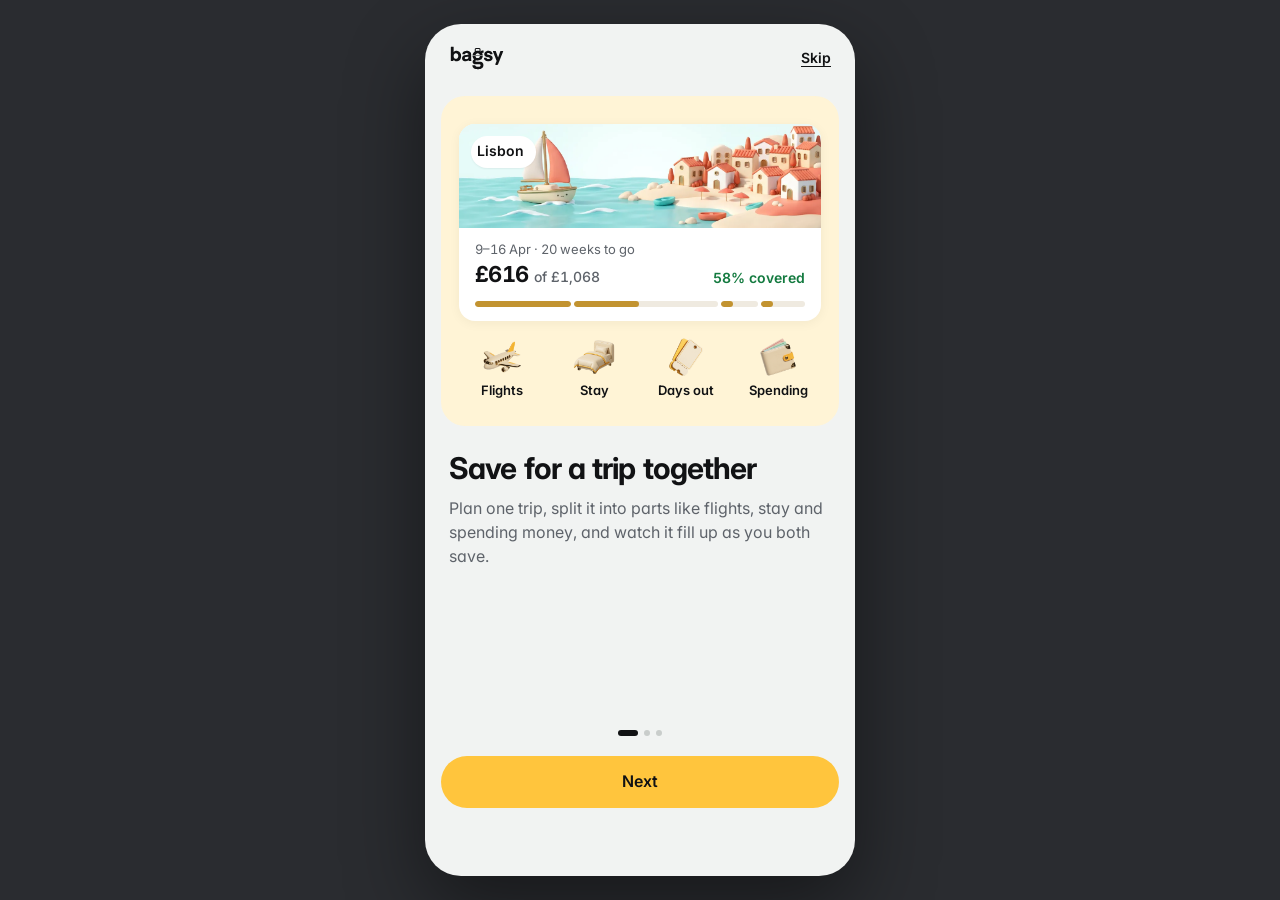
<file: index.html>
<!DOCTYPE html>
<html lang="en-GB">
<head>
<meta charset="utf-8">
<meta name="viewport" content="width=device-width, initial-scale=1, viewport-fit=cover">
<title>Bagsy</title>
<meta name="theme-color" content="#ECB54E">
<meta name="description" content="Save for a trip together. Each of you bagsies your part.">
<link rel="manifest" href="manifest.webmanifest">
<link rel="icon" type="image/png" sizes="192x192" href="icons/icon-192.png">
<link rel="apple-touch-icon" href="icons/apple-touch-icon.png">
<meta name="apple-mobile-web-app-capable" content="yes">
<meta name="mobile-web-app-capable" content="yes">
<meta name="apple-mobile-web-app-title" content="Bagsy">
<meta name="apple-mobile-web-app-status-bar-style" content="default">
<link rel="preconnect" href="https://fonts.googleapis.com">
<link href="https://fonts.googleapis.com/css2?family=Inter:wght@400;500;600;700&display=swap" rel="stylesheet">
<style>

/* VOICE: calm, plain-English money app for two people saving for one trip.
   IDEA: the trip is a suitcase packed in parts; each person bagsies their part.
   PICTURE: the Lisbon evening masthead on the trip, 3D-style part objects in rows.
   COLOUR and TYPE: Bagsy design system tokens, light mode only; Inter with tabular figures.
   LAYOUT: one 390px phone column, floating glass tab bar, bottom sheets for settings. */
:root{color-scheme:light;
--surface-page:#F1F3F2;--surface-card:#FFFFFF;--ink:#111214;--ink-muted:#5E636A;--line-subtle:#ECEEED;--line:#DADEDC;--line-control:#8C928F;
--yellow:#FFC53D;--yellow-soft:#FFF6DB;--brass:#C29330;--brass-deep:#8C6A24;--brass-light:#E2C27A;--brass-darkest:#5C4515;--track:#EFEAE0;
--ok:#137A3F;--behind:#A4520C;--notice-icon:#8A5A00;--notice-ink:#3D3112;--masthead:#22408C;--on-mast-muted:#D5DEFA;--ok-mast:#8BE6B0;
--shadow-card:0 2px 12px rgba(17,18,20,.06),0 1px 2px rgba(17,18,20,.04);--shadow-sheet:0 -4px 20px rgba(17,18,20,.08)}
*{box-sizing:border-box;min-width:0}
html,body{margin:0;height:100%}
body{background:#2A2C30;color:var(--ink);font:15px/1.45 Inter,system-ui,-apple-system,sans-serif;font-feature-settings:'tnum' 1,'cv11' 1;-webkit-font-smoothing:antialiased}
.phone{position:relative;max-width:430px;height:100%;margin:0 auto;background:var(--surface-page);overflow:hidden}
@media(min-width:520px){body{padding:24px 0}.phone{height:min(900px,calc(100vh - 48px));border-radius:36px;box-shadow:0 30px 80px rgba(0,0,0,.45)}}
.scroll{position:absolute;inset:0;overflow-y:auto;-webkit-overflow-scrolling:touch}
.pad{padding:8px 12px 140px;display:flex;flex-direction:column;gap:12px}
h1{margin:0;font-size:28px;line-height:32px;font-weight:700;letter-spacing:-.03em}
h2{margin:16px 8px -4px;font-size:17px;line-height:22px;font-weight:600;letter-spacing:-.01em}
.grp{margin:12px 8px -4px;font-size:13px;font-weight:600;color:var(--ink-muted)}
.muted{color:var(--ink-muted)}.cap{font-size:13px;line-height:18px}.sm{font-size:14px;line-height:20px}
.b{font-weight:600}.ok{color:var(--ok)}.behind{color:var(--behind)}
.card{background:var(--surface-card);border-radius:16px;box-shadow:var(--shadow-card);padding:16px}
.row{display:flex;align-items:center;gap:12px}.col{display:flex;flex-direction:column;gap:2px;flex:1}
.top{display:flex;align-items:center;justify-content:space-between;height:52px;padding:0 4px 0 8px}
button,input,select{font:inherit;color:inherit}
button{cursor:pointer}
:focus-visible{outline:2px solid var(--ink);outline-offset:2px}
.btn{height:52px;border-radius:12px;border:0;background:var(--yellow);font-size:16px;font-weight:600;width:100%;padding:0 16px}
.btn.sec{background:#fff;border:1.5px solid var(--line-control)}
.btn.s{height:44px;font-size:15px}
.btn:disabled{opacity:.45;cursor:default}
.link{background:none;border:0;padding:12px 0;font-weight:600;font-size:14px;text-decoration:underline;text-underline-offset:3px}
.round{width:44px;height:44px;border-radius:22px;border:0;background:#fff;box-shadow:var(--shadow-card);display:grid;place-items:center;flex:none}
.round.veil{background:rgba(255,255,255,.16);box-shadow:none;color:#fff;width:40px;height:40px}
.ico{width:48px;height:48px;flex:none;border-radius:14px;background:var(--track);display:grid;place-items:center}
.ico svg{width:28px;height:28px}.ico.img{background:none;border-radius:0}.ico img{width:50px;height:50px;object-fit:contain;filter:drop-shadow(0 2px 3px rgba(60,40,0,.18))}
.av{width:32px;height:32px;border-radius:50%;object-fit:cover;display:grid;place-items:center;font-weight:700;font-size:13px;flex:none}
.av.P{background:var(--yellow)}.av.I{background:#EADBC0;color:var(--brass-darkest)}
.bar{height:6px;background:var(--track);border-radius:3px;overflow:hidden}.bar>i{display:block;height:100%;background:var(--brass);border-radius:3px}
.split{display:flex;gap:3px;height:6px}.split>span{border-radius:3px;overflow:hidden;background:rgba(255,255,255,.22)}.split>span>i{display:block;height:100%;background:#fff}
.splitc{display:flex;gap:3px;height:6px}.splitc>span{border-radius:3px}
.notice{background:var(--yellow-soft);border-radius:12px;padding:12px;display:flex;gap:12px;color:var(--notice-ink);font-size:14px;line-height:20px}
.notice svg{flex:none;color:var(--notice-icon)}
.divider{height:1px;background:var(--line-subtle);margin:0 -16px}
.pill{display:inline-flex;align-items:center;gap:6px;height:32px;padding:0 12px 0 6px;border-radius:16px;background:#fff;box-shadow:0 1px 2px rgba(17,18,20,.06);font-weight:600;font-size:14px}
.flag{width:20px;height:20px;border-radius:50%;flex:none;display:grid;place-items:center;background:var(--track);font-size:11px;font-weight:700;color:var(--brass-darkest);overflow:hidden}
.dash{border:1.5px dashed var(--line-control);border-radius:16px;background:none;min-height:56px;display:flex;align-items:center;justify-content:center;gap:8px;font-weight:600;width:100%}
/* tab bar */
.tabs{position:absolute;left:20px;right:20px;bottom:26px;height:64px;padding:6px;border-radius:32px;background:rgba(255,255,255,.72);-webkit-backdrop-filter:blur(18px) saturate(1.8);backdrop-filter:blur(18px) saturate(1.8);border:1px solid rgba(255,255,255,.85);box-shadow:0 8px 28px rgba(17,18,20,.14),inset 0 1px 0 rgba(255,255,255,.9);display:grid;grid-template-columns:repeat(3,minmax(0,1fr));gap:4px;z-index:5}
.tab{border:0;background:transparent;border-radius:26px;display:flex;flex-direction:column;align-items:center;justify-content:center;gap:1px;color:var(--ink-muted);font-size:11px;font-weight:500;position:relative}
.tab[aria-current=page]{background:var(--yellow);color:var(--ink);font-weight:600}
.badge{position:absolute;top:2px;left:calc(50% + 6px);min-width:18px;height:18px;padding:0 5px;border-radius:9px;background:var(--ink);color:#fff;font-size:11px;line-height:18px;font-weight:700;box-shadow:0 0 0 2px #fff}
/* masthead */
.mast{position:relative;height:470px;border-radius:0 0 24px 24px;overflow:hidden;color:#fff;background:var(--masthead)}
.mast svg.scene{position:absolute;left:0;bottom:0;width:100%;height:auto}
.mast .in{position:relative;display:flex;flex-direction:column;align-items:center;padding:8px 16px 0;text-align:center}
.mast .amt{font-size:50px;line-height:1;font-weight:700;letter-spacing:-.04em;margin-top:10px}
/* sheets */
.scrim{position:absolute;inset:0;background:rgba(17,18,20,.5);z-index:10;display:flex;align-items:flex-end;animation:fade .2s}
.sheet{background:#fff;width:100%;max-height:92%;overflow-y:auto;border-radius:24px 24px 0 0;box-shadow:var(--shadow-sheet);padding:8px 16px 28px;display:flex;flex-direction:column;gap:18px;animation:up .25s ease-out}
.grab{align-self:center;width:36px;height:5px;border-radius:3px;background:var(--line)}
@keyframes up{from{transform:translateY(40px);opacity:.4}}@keyframes fade{from{opacity:0}}
@media(prefers-reduced-motion:reduce){.sheet,.scrim{animation:none}}
.radio{display:flex;gap:12px;align-items:flex-start;padding:14px;border-radius:12px;background:var(--surface-page);border:0;text-align:left;width:100%}
.radio[aria-checked=true]{background:#fff;outline:2px solid var(--ink);outline-offset:-2px}
.radio .dot{width:22px;height:22px;border-radius:11px;border:2px solid var(--line-control);background:#fff;flex:none;margin-top:1px}
.radio[aria-checked=true] .dot{border:7px solid var(--ink)}
.tag{font-size:12px;font-weight:600;padding:2px 8px;border-radius:999px;background:var(--yellow);margin-left:6px}
.seg{position:relative;display:grid;grid-auto-flow:column;grid-auto-columns:minmax(0,1fr);padding:4px;border-radius:12px;background:#E6E9E8;isolation:isolate}
.seg::before{content:"";position:absolute;z-index:-1;top:4px;bottom:4px;left:4px;width:calc((100% - 8px) / var(--n,2));transform:translateX(calc(100% * var(--i,0)));border-radius:9px;background:#fff;box-shadow:0 1px 2px rgba(17,18,20,.08),0 3px 8px rgba(17,18,20,.12);transition:transform .28s cubic-bezier(.3,.7,.2,1)}
.seg:not([style*="--i"])::before{opacity:0}
.seg button{position:relative;height:40px;border:0;border-radius:9px;background:transparent;font-weight:600;font-size:14px;color:var(--ink-muted);white-space:nowrap;overflow:hidden;text-overflow:ellipsis;padding:0 6px;transition:color .2s}
.seg button+button::after{content:"";position:absolute;left:0;top:11px;bottom:11px;width:1px;background:#C9CECC;transition:opacity .2s}
.seg button[aria-pressed=true]{color:var(--ink)}
.seg button[aria-pressed=true]::after,.seg button[aria-pressed=true]+button::after{opacity:0}
.stepper{display:flex;align-items:center;gap:12px;padding:12px;border-radius:12px;background:var(--surface-page)}
.stepper button{width:44px;height:44px;border-radius:22px;border:1.5px solid var(--line-control);background:#fff;flex:none;font-size:22px;line-height:1}
.field{height:48px;width:100%;border-radius:12px;border:1.5px solid var(--line-control);background:#fff;padding:0 14px;font-size:16px}
.money{display:flex;align-items:center;gap:4px;height:44px;padding:0 12px;border-radius:12px;background:var(--surface-page)}
.money input{border:0;background:transparent;width:100%;font-size:17px;font-weight:600;outline:none}
.switch{appearance:none;-webkit-appearance:none;margin:0;width:51px;height:31px;border-radius:16px;background:var(--line-control);position:relative;flex:none;cursor:pointer}
.switch::after{content:"";position:absolute;top:2px;left:2px;width:27px;height:27px;border-radius:14px;background:#fff;box-shadow:0 1px 3px rgba(17,18,20,.25);transition:left .15s}
.switch:checked{background:var(--ink)}.switch:checked::after{left:22px}
.tiles{display:grid;grid-template-columns:repeat(2,minmax(0,1fr));gap:12px}
.tile{position:relative;background:#fff;border-radius:16px;box-shadow:var(--shadow-card);padding:12px 14px 14px;display:flex;flex-direction:column;gap:10px;min-height:190px}
.tile.on{outline:2px solid var(--yellow);outline-offset:-2px}
.tile .chk{position:absolute;top:12px;right:12px;width:24px;height:24px;border-radius:12px;background:var(--yellow);display:grid;place-items:center}
.tile .ico{width:64px;height:64px;border-radius:18px}.tile .ico svg{width:36px;height:36px}.tile .ico img{width:64px;height:64px}
.chips{display:flex;flex-wrap:wrap;gap:8px}
.sheet>*{flex-shrink:0}
.sw{width:36px;height:36px;border-radius:18px;border:2px solid #fff;box-shadow:0 0 0 1.5px var(--line-control);padding:0}.sw[aria-pressed=true]{box-shadow:0 0 0 2.5px var(--ink)}
.avsvg{display:block}.avbusy{position:absolute;inset:0;border-radius:50%;background:rgba(255,255,255,.55);display:grid;place-items:center}.spin{width:30px;height:30px;border-radius:50%;border:3px solid rgba(17,18,20,.15);border-top-color:var(--ink);animation:spin .8s linear infinite}@keyframes spin{to{transform:rotate(360deg)}}
.avbtn{position:relative;border:0;background:none;padding:0;border-radius:50%;flex:none}.avbtn .pen{position:absolute;right:-2px;bottom:-2px;width:20px;height:20px;border-radius:10px;background:#fff;box-shadow:var(--shadow-card);display:grid;place-items:center}
.chip{height:36px;padding:0 14px;border-radius:18px;border:1.5px solid var(--line-control);background:#fff;font-weight:600;font-size:14px}
.chip[aria-pressed=true]{background:var(--yellow);border-color:var(--yellow)}
.bottom{position:absolute;left:0;right:0;bottom:0;background:#fff;border-radius:24px 24px 0 0;box-shadow:var(--shadow-sheet);padding:18px 16px 24px;display:flex;flex-direction:column;gap:10px;z-index:4}
.toast{position:absolute;left:16px;right:16px;bottom:104px;background:var(--ink);color:#fff;border-radius:14px;padding:12px 14px;display:flex;align-items:center;gap:12px;z-index:20;font-size:14px;animation:up .2s}
.toast button{background:none;border:0;color:var(--yellow);font-weight:600;padding:8px 4px}
.splash{position:absolute;inset:0;top:env(safe-area-inset-top);background:#E9BE4E;z-index:30;display:grid;place-items:center}
.splash video{width:100%;height:100%;object-fit:cover}
.splash .skip{position:absolute;right:16px;top:16px;height:36px;padding:0 14px;border-radius:18px;border:0;background:rgba(255,255,255,.6);font-weight:600;font-size:14px}
.demo{font-size:12px;color:var(--ink-muted);text-align:center;margin-top:4px}
/* PWA additions */
html,body{height:100%;overscroll-behavior:none}
.phone{height:100dvh}
@media(min-width:520px){.phone{height:min(900px,calc(100dvh - 48px))}}
.pad{padding-top:calc(8px + env(safe-area-inset-top))}
.mast .in{padding-top:calc(8px + env(safe-area-inset-top))}
.mast{height:calc(470px + env(safe-area-inset-top))}
.tabs{bottom:max(12px,calc(env(safe-area-inset-bottom) - 14px))}
.bottom{padding-bottom:calc(24px + env(safe-area-inset-bottom))}
.sheet{padding-bottom:calc(28px + env(safe-area-inset-bottom))}
.toast{bottom:calc(104px + env(safe-area-inset-bottom))}
.center{min-height:70vh;display:flex;flex-direction:column;align-items:center;justify-content:center;gap:12px}
.auth{padding:calc(24px + env(safe-area-inset-top)) 16px 40px;display:flex;flex-direction:column;gap:16px;min-height:100%}
.authtop{text-align:center;padding:36px 0 12px}
.pv{background:#E8EEFF;color:#22408C;border-radius:12px;padding:8px 12px;font-size:13px;font-weight:600;text-align:center}
.pv.off{background:var(--yellow-soft);color:var(--notice-ink)}
.sr{position:absolute;width:1px;height:1px;overflow:hidden;clip:rect(0 0 0 0)}
.codebox{display:flex;align-items:center;justify-content:space-between;padding:12px 14px;border-radius:12px;background:var(--surface-page)}
.code-big{font-size:22px;font-weight:700;letter-spacing:.18em}
.field.code{font-size:22px;letter-spacing:.3em;text-align:center;font-weight:700}
.scenebox{position:relative;height:110px;border-radius:14px;overflow:hidden;background:var(--masthead)}
.scenebox svg.scene{position:absolute;left:0;bottom:0;width:100%;height:auto}
details summary{cursor:pointer;list-style:none;display:flex;align-items:center;justify-content:space-between;min-height:44px}
details summary::after{content:"+";font-size:20px;color:var(--ink-muted)}details[open] summary::after{content:"–"}
details summary::-webkit-details-marker{display:none}
.link.behind{color:var(--behind)}
.setup{color:var(--brass-deep);font-weight:600;text-decoration:underline;text-underline-offset:2px}
/* on phones the page itself is the app: no dark frame behind the status bar */
html,body{background:var(--surface-page)}   /* light grey from the start: Safari and the home-screen app colour the status bar from this */
/* until the splash has played, everything is the splash yellow, so opening the app never flashes grey first */
@media(max-width:519px){html:not(.ready),html:not(.ready) body,html:not(.ready) #phone{background:#ECB54E}}
html.app,html.app body{background:var(--surface-page)}
@media(min-width:520px){html,body,html.app,html.app body{background:#2A2C30}}
/* deposit marker on a part's progress bar */
.depmark{position:absolute;top:-2px;bottom:-2px;width:2px;margin-left:-1px;background:var(--brass-darkest);border-radius:1px}
.bar:has(.depmark){overflow:visible}
/* lock the page: only the app's own scrolling areas move, never the whole page (no rubber-banding, no sideways drift, no pinch) */
html,body{position:fixed;inset:0;width:100%;overflow:hidden;overscroll-behavior:none;touch-action:pan-y}
.scroll,.sheet{overflow-x:hidden;overscroll-behavior:none}
.phone{touch-action:pan-y}
/* bag avatars */
.av.bag{background:none;border-radius:0;overflow:visible;display:block}
.bagav{display:block;width:100%;height:100%;object-fit:contain;filter:drop-shadow(0 2px 3px rgba(60,40,0,.18))}
.bagav.big{width:128px;height:128px;filter:drop-shadow(0 6px 10px rgba(60,40,0,.18))}
.mast .bagav,.card .bagav{filter:drop-shadow(0 2px 3px rgba(20,20,40,.25))}
.av.I{background:transparent;border:1.5px dashed var(--line-control);color:var(--ink-muted)}
.mast .av.I,[style*="masthead"] .av.I{border-color:rgba(255,255,255,.6);color:#fff}
.bagpick{display:grid;grid-template-columns:repeat(4,minmax(0,1fr));gap:8px}
.bagpick button{height:76px;border-radius:14px;border:0;background:var(--surface-page);display:grid;place-items:center;padding:6px}
.bagpick button img{width:56px;height:56px}
.bagpick button[aria-pressed=true]{background:#fff;outline:2px solid var(--ink);outline-offset:-2px}
.avbtn .pen{right:-4px;bottom:2px}
/* light 3D scenes: picture along the bottom, its sky colour above, dark text */
img.scene{position:absolute;left:0;bottom:0;width:100%;height:auto;display:block;pointer-events:none}
.scenehead{position:relative;height:148px;overflow:hidden}
.mast{color:var(--ink);--on-mast-muted:#4A5058;--ok-mast:#137A3F}
.mast .round.veil{background:rgba(255,255,255,.75);color:var(--ink);box-shadow:0 1px 3px rgba(17,18,20,.08)}
.mast .split>span{background:rgba(17,18,20,.1)}.mast .split>span>i{background:var(--brass)}
.mast .av.I,.scenehead .av.I{border-color:var(--line-control);color:var(--ink-muted)}
.mast .bagav,.scenehead .bagav{filter:drop-shadow(0 2px 3px rgba(60,40,0,.18))}
.scenebox{background:#e8f9f7}
/* iOS date inputs ignore width:100% and overflow the card */
input[type=date].field{display:block;min-width:0;max-width:100%;box-sizing:border-box;-webkit-appearance:none;appearance:none;text-align:left;line-height:45px}
input[type=date].field::-webkit-date-and-time-value{text-align:left;margin:0}
#topbar{position:fixed;top:0;left:0;right:0;height:max(env(safe-area-inset-top),12px);z-index:200;pointer-events:none;background:#ECB54E} /* starts as the splash yellow; topTint() takes over once the app runs */
@media(min-width:520px){#topbar{display:none}}
.amtin{display:inline-flex;align-items:baseline;justify-content:center;gap:1px;font-size:32px;line-height:36px;font-weight:700;letter-spacing:-.03em;padding:2px 10px;border-radius:10px;border-bottom:2px dashed var(--line-control);cursor:text}
.amtin input{font:inherit;letter-spacing:inherit;color:inherit;border:0;background:transparent;padding:0;min-width:1.6ch;max-width:7ch;text-align:left;outline:none}
.amtin:focus-within{background:#fff;border-bottom-color:var(--ink)}
/* surprises */
.mystery{background:linear-gradient(160deg,#FFF7E0,#FDEBC0 60%,#F9DFA6)}
.mystery .gift{font-size:56px;line-height:1;animation:giftbob 2.4s ease-in-out infinite}
@keyframes giftbob{0%,100%{transform:translateY(0) rotate(-4deg)}50%{transform:translateY(-6px) rotate(4deg)}}
#reveal{position:fixed;inset:0;z-index:300;display:flex;flex-direction:column;background:#111214;opacity:0;transition:opacity .3s}
#reveal.on{opacity:1}
#reveal .rv-scene{position:absolute;inset:0;display:flex;align-items:flex-end;overflow:hidden}
#reveal .rv-scene .scene{width:100%;height:48vh;object-fit:cover;object-position:bottom;filter:blur(24px) saturate(.6);transform:scale(1.15);transition:filter 1.6s ease .5s,transform 2s cubic-bezier(.2,.7,.2,1) .5s}
#reveal.on .rv-scene .scene{filter:none;transform:scale(1)}
#reveal .rv-in{position:relative;flex:1;display:flex;flex-direction:column;align-items:center;justify-content:center;gap:10px;padding:calc(40px + env(safe-area-inset-top)) 28px calc(28px + env(safe-area-inset-bottom));text-align:center;color:var(--ink)}
#reveal .rv-in>*{opacity:0;transform:translateY(14px);transition:opacity .6s,transform .6s cubic-bezier(.2,.7,.2,1)}
#reveal.on .rv-from{opacity:1;transform:none;transition-delay:.3s}
#reveal.on .rv-place{opacity:1;transform:none;transition-delay:1.5s}
#reveal.on .rv-dates,#reveal.on .rv-hint{opacity:1;transform:none;transition-delay:2s}
#reveal.on .rv-bag{opacity:1;transform:none;transition-delay:2.3s}
#reveal.on .btn{opacity:1;transform:none;transition-delay:2.6s}
#reveal .rv-from{font-size:17px;font-weight:500;color:var(--ink-muted)}
#reveal .rv-place{font-size:44px;line-height:48px;font-weight:800;letter-spacing:-.04em}
#reveal .rv-dates{font-size:17px;font-weight:600}
#reveal .rv-hint{font-size:15px;background:rgba(255,255,255,.75);border-radius:12px;padding:8px 12px}
#reveal .rv-bag{margin-top:8px}
#reveal.on .rv-bag img,#reveal.on .rv-bag canvas{animation:baghop .7s cubic-bezier(.3,1.6,.5,1) 2.5s 2}
@keyframes baghop{0%,100%{transform:translateY(0)}40%{transform:translateY(-22px) rotate(-6deg)}}
#reveal .btn{width:100%;max-width:340px;margin-top:auto}
#reveal::before{content:"";position:absolute;inset:0;background:linear-gradient(rgba(255,255,255,.0),rgba(255,255,255,.55) 30%,rgba(255,255,255,.55) 55%,rgba(255,255,255,0) 75%);z-index:1;pointer-events:none}
#reveal .rv-in{z-index:2}

/* person card: owner header clearly above its parts */
.ownhd{display:flex;align-items:center;gap:12px;padding-bottom:14px;margin-bottom:4px;border-bottom:1px solid var(--line-subtle)}
.ownnm{font-size:20px;font-weight:700;letter-spacing:-.01em;line-height:1.2}
.ownpct{font-size:20px;font-weight:700;letter-spacing:-.01em;flex:none}
.prow .ico{width:48px;height:44px}.prow .ico img{width:44px;height:44px}
.pnm{font-size:15px;font-weight:500}.pam{font-size:15px;font-weight:600}
/* ---------- holiday finder ---------- */
.vibes{display:grid;grid-template-columns:repeat(3,minmax(0,1fr));gap:8px}
.vibe{position:relative;border:0;padding:6px 6px 10px;border-radius:16px;background:#fff;display:flex;flex-direction:column;gap:8px;text-align:left;font-weight:600;font-size:14px;box-shadow:var(--shadow-card)}
.vibe img,.vibe .vimg{width:100%;height:64px;object-fit:cover;object-position:65% 100%;border-radius:12px;display:block}
.vibe>span:last-of-type{padding:0 4px}
.vibe.any{background:none;box-shadow:none;border:1.5px dashed var(--line-control)}
.vibe .vimg{display:grid;place-items:center;color:var(--ink-muted)}
.vibe[aria-pressed=true]{box-shadow:0 0 0 3px var(--yellow)}
.vtick{position:absolute;top:-6px;right:-6px;width:24px;height:24px;border-radius:12px;background:var(--yellow);display:grid;place-items:center}
.fbig{font-size:44px;line-height:52px;font-weight:700;letter-spacing:-.03em;border:0;background:none;padding:0;width:100%;min-width:0;font-family:inherit;color:var(--ink);font-feature-settings:'tnum' 1}
.fbig:focus{outline:none}
.fsentence{margin:0;font-size:20px;line-height:36px;font-weight:600;letter-spacing:-.01em}
.fpill{border:0;background:var(--surface-page);border-radius:10px;padding:2px 8px;font:inherit;color:inherit;min-height:32px}
.fpill[aria-expanded=true]{background:var(--yellow)}
.fscene{position:relative;border-radius:24px;overflow:hidden}
.fscene>img,.fscene>.scene{position:absolute;inset:0;width:100%;height:100%;object-fit:cover;object-position:50% 100%}
.fsteps{list-style:none;margin:0;display:flex;flex-direction:column;gap:14px}
.fsteps li{display:flex;align-items:center;gap:12px;font-size:15px;color:var(--ink-muted)}
.fsteps li>span:nth-child(2){flex:1}
.fsteps li.done,.fsteps li.now{color:var(--ink)}
.fsteps li.now{font-weight:600}
.fdot{width:28px;height:28px;border-radius:14px;border:1.5px solid var(--line-control);box-sizing:border-box;flex:none;display:grid;place-items:center}
.fdot.ok{background:var(--yellow);border:0}
.fspin{width:22px;height:22px;margin:3px;border-radius:50%;border:3px solid var(--track);border-top-color:var(--brass);box-sizing:border-box;flex:none;animation:spin .8s linear infinite}
.irow-scroll{display:flex;gap:12px;overflow-x:auto;scroll-snap-type:x mandatory;padding:0 16px 8px;scrollbar-width:none;scroll-padding:0 16px;align-items:stretch}
.irow-scroll::-webkit-scrollbar{display:none}
.icard{flex:none;width:calc(100% - 64px);max-width:360px;scroll-snap-align:start;background:#fff;border-radius:24px;overflow:hidden;box-shadow:0 8px 28px rgba(17,18,20,.10),0 1px 2px rgba(17,18,20,.04);display:flex;flex-direction:column}
.ibody{padding:14px 16px 6px;display:flex;flex-direction:column;gap:12px;flex:1}
.ibar{display:flex;gap:3px;height:6px}
.ibar span{border-radius:3px}
.irow{gap:10px;font-size:15px}
.idot{width:10px;height:10px;border-radius:5px;flex:none}
.idots{display:flex;gap:6px;justify-content:center}
.idots span{width:6px;height:6px;border-radius:3px;background:var(--line);transition:width .2s}
.idots span.on{width:18px;background:var(--ink)}
@media (prefers-reduced-motion: reduce){.fspin{animation:none}}
/* bottom navigation: one yellow pill that glides between tabs */
.tabs .tpill{position:absolute;top:6px;bottom:6px;left:6px;width:calc((100% - 20px) / 3);border-radius:26px;background:var(--yellow);transform:translateX(calc(var(--i,0) * (100% + 4px)));transition:transform .6s cubic-bezier(.22,1,.36,1);z-index:0;will-change:transform,scale}
.tabs .tpill.grow{animation:pillGrow .6s cubic-bezier(.37,0,.2,1)}
@keyframes pillGrow{0%{scale:1}40%{scale:1.07 1.1}100%{scale:1}}
.tabs .tab{z-index:1;transition:color .25s ease}
.tabs .tab[aria-current=page]{background:transparent}
.tabs .tab svg{transition:transform .3s cubic-bezier(.34,1.56,.64,1)}
.tabs .tab.pop svg{animation:tabPop .5s cubic-bezier(.34,1.56,.64,1)}
.tabs .tab:active svg{transform:scale(.88)}
@keyframes tabPop{0%{transform:scale(.85)}60%{transform:scale(1.08)}100%{transform:scale(1)}}
@media (prefers-reduced-motion: reduce){.tabs .tpill,.tabs .tab,.tabs .tab svg{transition:none}.tabs .tpill.grow{animation:none}.tabs .tab.pop svg{animation:none}}
/* "Check your email": the bag gives a small hop when the screen opens */
.sent .sentbag{animation:sentHop .9s cubic-bezier(.34,1.56,.64,1) .1s both}
@keyframes sentHop{0%{transform:translateY(12px) scale(.9);opacity:0}60%{transform:translateY(-6px) scale(1.03);opacity:1}100%{transform:none}}
@media (prefers-reduced-motion: reduce){.sent .sentbag{animation:none}}
/* trip view: compact bar once the scene has scrolled away */
.minibar{position:fixed;left:0;right:0;top:max(env(safe-area-inset-top),12px);z-index:6;display:flex;align-items:center;justify-content:space-between;gap:12px;padding:8px 16px;background:rgba(241,243,242,.86);-webkit-backdrop-filter:blur(16px) saturate(1.6);backdrop-filter:blur(16px) saturate(1.6);border-bottom:1px solid var(--line-subtle);transform:translateY(-110%);opacity:0;transition:transform .45s cubic-bezier(.22,1,.36,1),opacity .3s ease}
.minibar.on{transform:none;opacity:1}
.minibar .round{width:40px;height:40px}
.minititle{display:flex;align-items:center;gap:8px;font-size:16px;min-width:0;white-space:nowrap;overflow:hidden;text-overflow:ellipsis}
@media (prefers-reduced-motion: reduce){.minibar{transition:opacity .2s}}
/* toasts: frosted dark glass, sitting just above whatever is at the bottom of the screen */
.toast{bottom:calc(20px + env(safe-area-inset-bottom));background:rgba(17,18,20,.74);-webkit-backdrop-filter:blur(20px) saturate(1.6);backdrop-filter:blur(20px) saturate(1.6);box-shadow:0 10px 30px rgba(17,18,20,.18);border:1px solid rgba(255,255,255,.08);animation:toastIn .45s cubic-bezier(.22,1,.36,1)}
#phone:has(#chrome .tabs) .toast{bottom:calc(78px + max(12px,calc(env(safe-area-inset-bottom) - 14px)))}
#phone:has(#chrome .bottom) .toast{bottom:calc(124px + env(safe-area-inset-bottom))}
@keyframes toastIn{from{opacity:0;transform:translateY(16px) scale(.98)}to{opacity:1;transform:none}}
@media (prefers-reduced-motion: reduce){.toast{animation:none}}
/* splash: video's own yellow behind it while it loads */
.splash{background:#ECB54E;overflow:hidden}
/* the status-bar strip above the splash uses splashCol in topTint, matched to the video as displayed */

/* feedback card on You */
.fbcard{width:100%;text-align:left;border:0;font:inherit;color:inherit;cursor:pointer;gap:12px;align-items:center}
.fbcard .col{flex:1}

/* sheets: title and close stay put while the sheet scrolls; the main button stays in reach */
.shead{position:sticky;top:-8px;z-index:3;background:#fff;margin:-8px -16px -6px;padding:8px 16px 8px;display:flex;flex-direction:column;gap:12px}
.sheet>.btn:last-child{position:sticky;bottom:calc(-28px - env(safe-area-inset-bottom));z-index:3;flex:none;box-shadow:0 0 0 12px #fff,0 calc(28px + env(safe-area-inset-bottom)) 0 12px #fff;margin-top:4px}

/* splash logo: drawn by the app (crisp, never garbled by the video), placed below the case as the lid shuts.
   Sizes follow the video as object-fit:cover scales it, so it lands in the same spot on any screen. */
.splash{container-type:size}
.splash .splogo{position:absolute;left:50%;top:calc(max(100cqh,177.78cqw)*.699 - (max(100cqh,177.78cqw) - 100cqh)/2);width:calc(max(100cqw,56.25cqh)*.47);transform:translate(-50%,-50%) translateY(10px);opacity:0;transition:opacity .45s ease-out,transform .7s cubic-bezier(.22,1,.36,1);pointer-events:none}
.splash .splogo.on{opacity:1;transform:translate(-50%,-50%)}
@media(prefers-reduced-motion:reduce){.splash .splogo{transition:opacity .3s}}

/* floating tab bar: clearer lift over white cards (Paul, 24 Nov) — hairline edge plus a layered shadow */
.tabs{background:rgba(255,255,255,.8);border:1px solid rgba(17,18,20,.07);box-shadow:0 1px 2px rgba(17,18,20,.08),0 6px 16px rgba(17,18,20,.10),0 18px 40px rgba(17,18,20,.16),inset 0 1px 0 rgba(255,255,255,.9)}

/* buttons are pills everywhere (Paul, 24 Nov): actions are round, cards are 16px, fields stay 12px */
.btn{border-radius:999px}
/* intro cards */
.intro{min-height:100%;box-sizing:border-box;display:flex;flex-direction:column;padding:12px 16px calc(24px + env(safe-area-inset-bottom))}
.introart{margin-top:16px;height:min(330px,40vh);border-radius:24px;position:relative;overflow:hidden;flex:none;box-sizing:border-box}
.introart .card{box-shadow:0 2px 12px rgba(17,18,20,.05)}
.introdots{display:flex;justify-content:center;gap:6px;padding:20px 0}
.introdots span{width:6px;height:6px;border-radius:3px;background:#C9CDCB;transition:width .3s cubic-bezier(.22,1,.36,1)}
.introdots span.on{width:20px;background:var(--ink)}
/* one-time tips */
.tipov{position:absolute;inset:0;z-index:40;animation:fade .2s}
.tipspot{position:absolute;border-radius:18px;box-shadow:0 0 0 9999px rgba(17,18,20,.5),0 0 0 3px var(--yellow);pointer-events:none}
.tipbub{position:absolute;left:20px;right:20px;background:var(--ink);color:#fff;border-radius:20px;padding:18px;display:flex;flex-direction:column;gap:10px}
.tipbub::before{content:"";position:absolute;top:-7px;left:calc(50% - 7px);width:14px;height:14px;background:var(--ink);transform:rotate(45deg)}
.tipbub.up::before{top:auto;bottom:-7px}
.tipn{font-size:12px;font-weight:700;letter-spacing:.04em;color:#B9BDBB}.tiph{font-size:17px;line-height:24px;font-weight:600}.tipp{font-size:15px;line-height:22px;color:#D6D9D7}

.fbrow{width:100%;border:0;background:none;font:inherit;color:inherit;text-align:left;padding:12px 0;gap:12px;align-items:center;cursor:pointer}.fbrow .col{flex:1}

/* surprise reveal hierarchy (24 Nov): headline block at the top, the bag big and grounded in the scene, button at the bottom */
#reveal .rv-in{justify-content:flex-start;gap:0;padding-top:calc(64px + env(safe-area-inset-top))}
#reveal .rv-from{font-size:16px;margin-bottom:6px}
#reveal .rv-place{font-size:52px;line-height:56px;margin-bottom:10px}
#reveal .rv-dates{font-size:18px;color:var(--ink);margin-bottom:16px}
#reveal .rv-hint{font-size:15px;font-weight:500;background:#fff;border-radius:999px;padding:9px 16px;box-shadow:0 2px 12px rgba(17,18,20,.06)}
#reveal .rv-bag{margin:auto 0 clamp(36px,8vh,72px);position:relative;display:block}
#reveal .rv-bag::after{content:"";position:absolute;left:18%;right:18%;bottom:2px;height:18px;border-radius:50%;background:rgba(40,30,10,.22);filter:blur(8px);z-index:-1}
#reveal .rv-bag .av{filter:drop-shadow(0 10px 14px rgba(60,40,0,.18))}
#reveal .btn{flex:none;margin-top:auto}

</style>
</head>
<body>
<div id="topbar" aria-hidden="true"></div>
<div class="phone" id="phone"><main class="scroll" id="view"></main><div id="chrome"></div><div id="layer"></div></div>
<script src="config.js"></script>
<script src="supabase.js"></script>
<script src="api.js"></script>
<script src="app.js"></script>
</body>
</html>
</file>
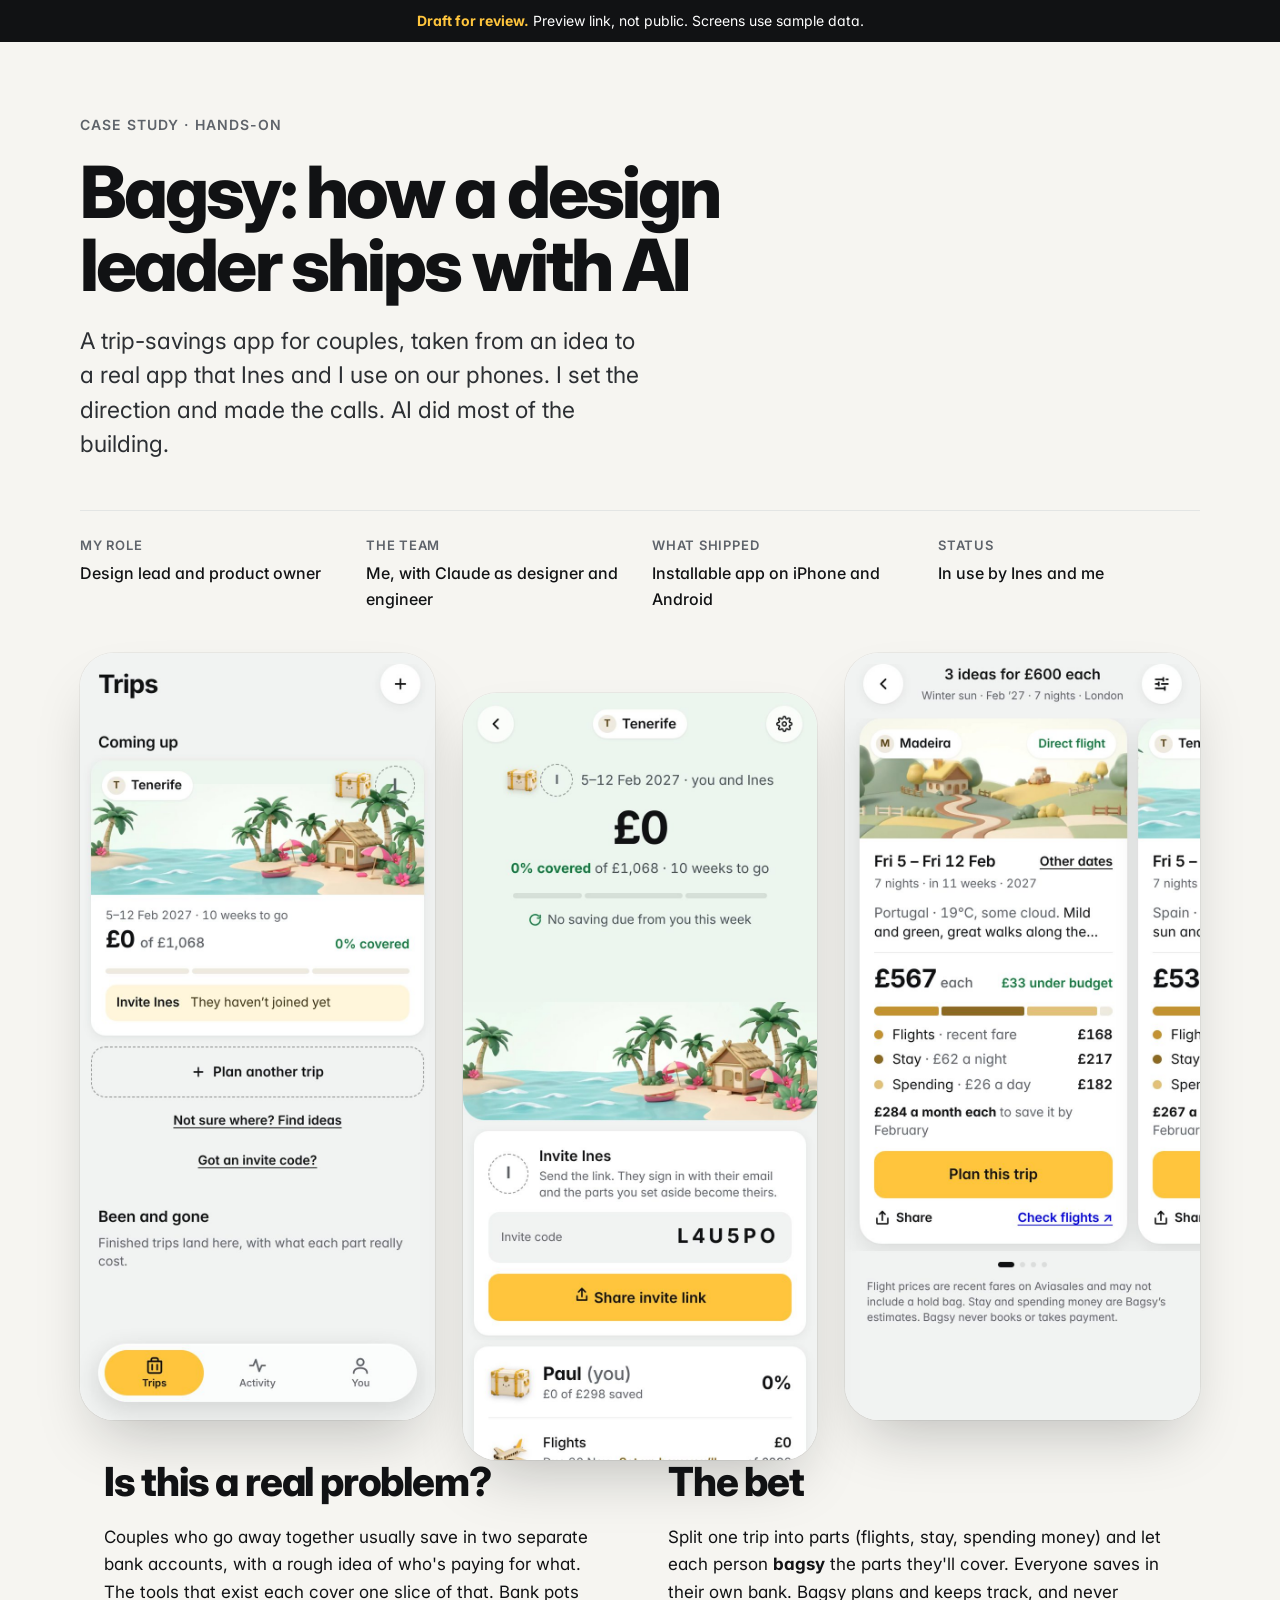
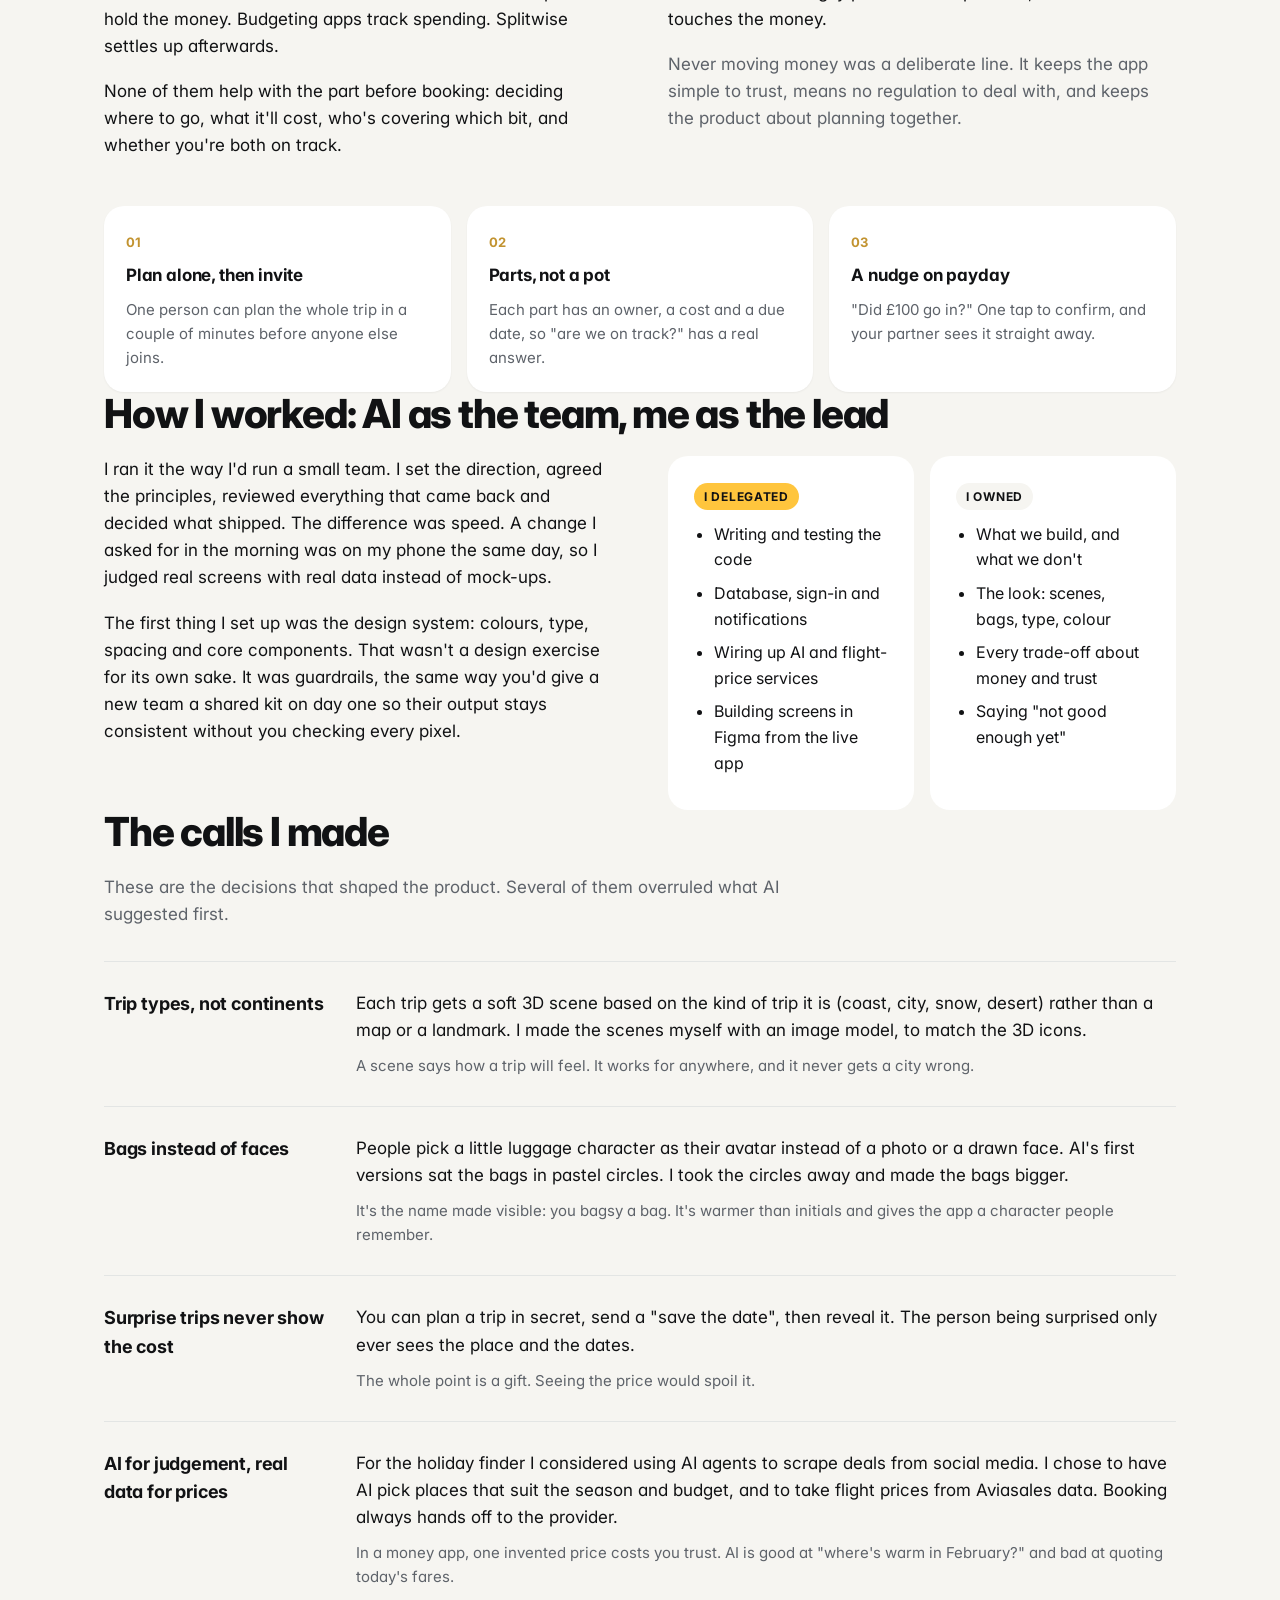
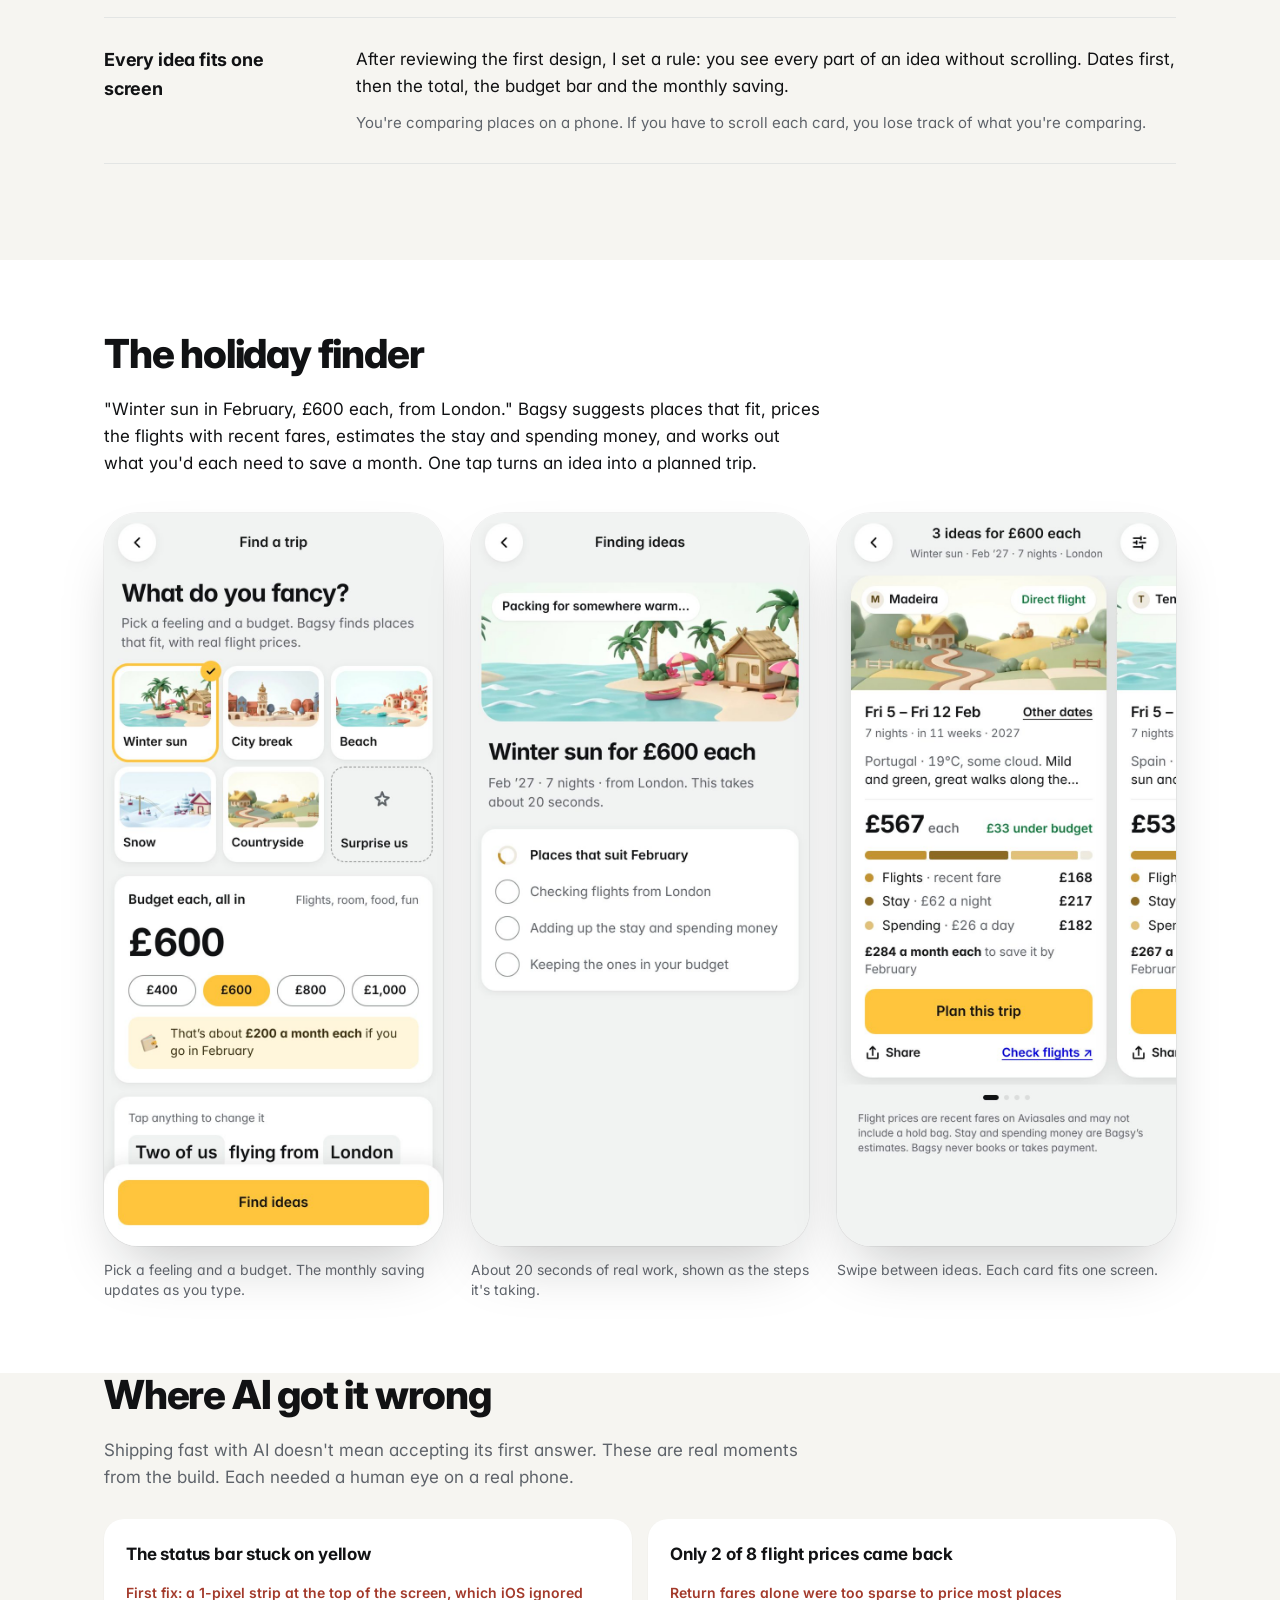
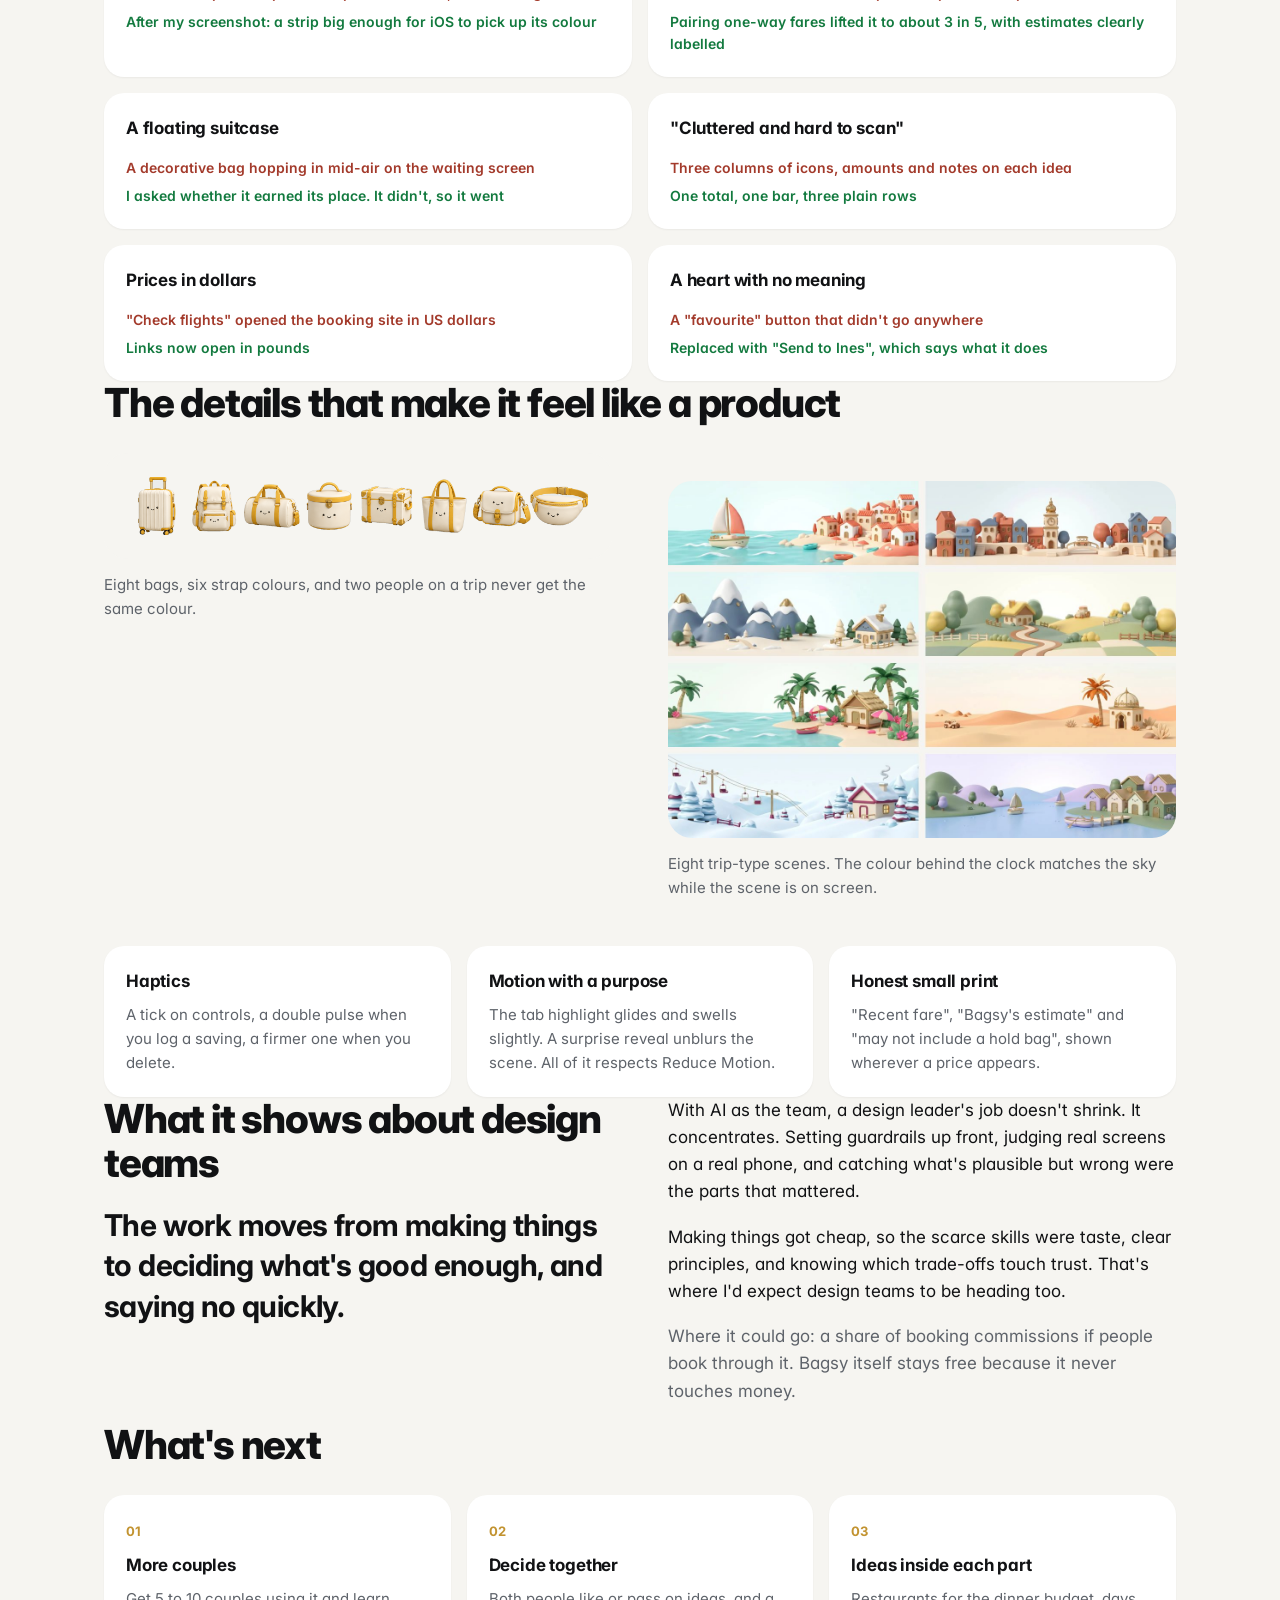
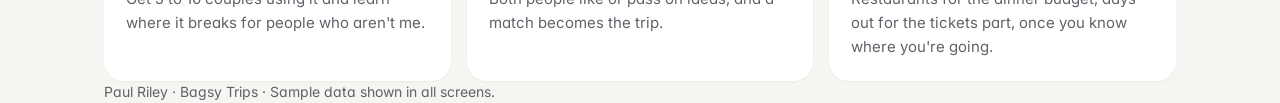
<file: case-study/index.html>
<!DOCTYPE html>
<html lang="en-GB">
<head>
<meta charset="utf-8">
<meta name="viewport" content="width=device-width, initial-scale=1">
<title>Bagsy: how a design leader ships with AI · Paul Riley</title>
<meta name="description" content="Case study: Bagsy, a trip-savings app for couples, designed and shipped as a real working app with AI as the team.">
<meta name="robots" content="noindex">
<link rel="preconnect" href="https://fonts.googleapis.com">
<link href="https://fonts.googleapis.com/css2?family=Inter:wght@400;500;600;700;800&display=swap" rel="stylesheet">
<style>
:root{--ink:#111214;--muted:#5E636A;--line:#E3E5E4;--page:#F6F5F1;--card:#fff;--yellow:#FFC53D;--brass:#C29330;--ok:#137A3F}
*{box-sizing:border-box}
html{scroll-behavior:smooth}
body{margin:0;background:var(--page);color:var(--ink);font:17px/1.6 Inter,system-ui,-apple-system,sans-serif;-webkit-font-smoothing:antialiased;font-feature-settings:'cv11' 1}
img{max-width:100%;display:block}
a{color:inherit;text-underline-offset:3px}
.wrap{max-width:1120px;margin:0 auto;padding:0 24px}
.narrow{max-width:720px}
.draft{background:var(--ink);color:#fff;font-size:14px;text-align:center;padding:10px 16px}
.draft b{color:var(--yellow)}

header.hero{padding:72px 0 40px}
.kicker{font-size:14px;font-weight:600;letter-spacing:.08em;text-transform:uppercase;color:var(--muted);margin:0 0 18px}
h1{font-size:clamp(40px,6vw,72px);line-height:1.02;letter-spacing:-.04em;font-weight:800;margin:0 0 22px;max-width:14ch}
.lede{font-size:clamp(19px,2.2vw,23px);line-height:1.5;color:#2c2f33;max-width:40ch;margin:0}
.facts{display:grid;grid-template-columns:repeat(4,minmax(0,1fr));gap:24px;margin:48px 0 0;padding:24px 0 0;border-top:1px solid var(--line)}
.facts dt{font-size:13px;font-weight:600;color:var(--muted);text-transform:uppercase;letter-spacing:.06em;margin-bottom:6px}
.facts dd{margin:0;font-size:16px;font-weight:500}

.phones{display:grid;grid-template-columns:repeat(3,minmax(0,1fr));gap:28px;align-items:start;margin:40px 0 0}
.phone{border-radius:34px;overflow:hidden;background:#fff;box-shadow:0 30px 60px -20px rgba(17,18,20,.25),0 0 0 1px rgba(17,18,20,.06)}
.phones .phone:nth-child(2){transform:translateY(40px)}
figure{margin:0}
figcaption{font-size:14px;color:var(--muted);margin-top:14px;line-height:1.45}

section{padding:96px 0 0}
h2{font-size:clamp(28px,3.4vw,40px);line-height:1.1;letter-spacing:-.03em;font-weight:800;margin:0 0 20px}
h3{font-size:20px;letter-spacing:-.01em;margin:0 0 8px}
p{margin:0 0 18px}
.muted{color:var(--muted)}
.two{display:grid;grid-template-columns:minmax(0,1fr) minmax(0,1fr);gap:56px;align-items:start}
.gap{display:grid;grid-template-columns:repeat(3,minmax(0,1fr));gap:16px;margin-top:28px}
.tile{background:var(--card);border-radius:20px;padding:22px;box-shadow:0 1px 2px rgba(17,18,20,.05)}
.tile h3{font-size:17px}
.tile p{font-size:15px;color:var(--muted);margin:0}
.tile .no{display:inline-block;font-size:13px;font-weight:700;color:var(--brass);margin-bottom:10px}

.split{display:grid;grid-template-columns:minmax(0,1fr) minmax(0,1fr);gap:16px;margin-top:28px}
.col-card{background:var(--card);border-radius:20px;padding:26px}
.col-card ul{margin:12px 0 0;padding-left:20px}
.col-card li{margin:0 0 8px;font-size:16px}
.tag{display:inline-block;font-size:12px;font-weight:700;letter-spacing:.06em;text-transform:uppercase;padding:4px 10px;border-radius:99px;background:var(--page)}
.tag.y{background:var(--yellow)}

.decisions{margin-top:32px;display:flex;flex-direction:column;gap:0;border-top:1px solid var(--line)}
.decision{display:grid;grid-template-columns:220px minmax(0,1fr);gap:32px;padding:28px 0;border-bottom:1px solid var(--line)}
.decision h3{font-size:18px}
.decision p{margin:0 0 10px}
.decision .why{font-size:15px;color:var(--muted);margin:0}

.wrong{display:grid;grid-template-columns:repeat(2,minmax(0,1fr));gap:16px;margin-top:28px}
.wrong .tile{display:flex;flex-direction:column;gap:6px}
.wrong .was{font-size:14px;color:#A33A2B;font-weight:600}
.wrong .now{font-size:14px;color:var(--ok);font-weight:600}

.band{background:var(--card);margin-top:96px;padding:72px 0}
.band section{padding-top:0}
.strip{margin-top:28px;border-radius:24px;overflow:hidden}
.bags{background:var(--page);border-radius:24px;padding:24px}

.finder{display:grid;grid-template-columns:repeat(3,minmax(0,1fr));gap:28px;margin-top:36px}
.quote{font-size:clamp(22px,2.6vw,30px);line-height:1.35;letter-spacing:-.02em;font-weight:700;max-width:30ch;margin:0}
.next{display:grid;grid-template-columns:repeat(3,minmax(0,1fr));gap:16px;margin-top:28px}
footer{padding:96px 0 64px;color:var(--muted);font-size:14px}

@media (max-width:860px){
  .facts{grid-template-columns:repeat(2,minmax(0,1fr))}
  .two,.split,.wrong{grid-template-columns:minmax(0,1fr)}
  .gap,.next{grid-template-columns:minmax(0,1fr)}
  .decision{grid-template-columns:minmax(0,1fr);gap:8px}
  .phones,.finder{grid-template-columns:repeat(3,minmax(220px,1fr));overflow-x:auto;padding-bottom:12px;scroll-snap-type:x mandatory}
  .phones>*,.finder>*{scroll-snap-align:start}
  .phones .phone:nth-child(2){transform:none}
  section{padding-top:72px}
}
</style>
</head>
<body>
<div class="draft"><b>Draft for review.</b> Preview link, not public. Screens use sample data.</div>

<header class="hero wrap">
  <p class="kicker">Case study · Hands-on</p>
  <h1>Bagsy: how a design leader ships with&nbsp;AI</h1>
  <p class="lede">A trip-savings app for couples, taken from an idea to a real app that Ines and I use on our phones. I set the direction and made the calls. AI did most of the building.</p>
  <dl class="facts">
    <div><dt>My role</dt><dd>Design lead and product owner</dd></div>
    <div><dt>The team</dt><dd>Me, with Claude as designer and engineer</dd></div>
    <div><dt>What shipped</dt><dd>Installable app on iPhone and Android</dd></div>
    <div><dt>Status</dt><dd>In use by Ines and me</dd></div>
  </dl>
  <div class="phones">
    <figure class="phone"><img src="img/trips.jpg" alt="Bagsy Trips tab showing an upcoming trip to Tenerife with savings progress" loading="eager"></figure>
    <figure class="phone"><img src="img/trip.jpg" alt="A trip with its scene, the total saved and an invite for the partner"></figure>
    <figure class="phone"><img src="img/find-ideas.jpg" alt="The holiday finder suggesting Madeira for £567 each, with a budget breakdown"></figure>
  </div>
</header>

<main>
<section class="wrap">
  <div class="two">
    <div>
      <h2>Is this a real problem?</h2>
      <p>Couples who go away together usually save in two separate bank accounts, with a rough idea of who's paying for what. The tools that exist each cover one slice of that. Bank pots hold the money. Budgeting apps track spending. Splitwise settles up afterwards.</p>
      <p>None of them help with the part before booking: deciding where to go, what it'll cost, who's covering which bit, and whether you're both on track.</p>
    </div>
    <div>
      <h2>The bet</h2>
      <p>Split one trip into parts (flights, stay, spending money) and let each person <b>bagsy</b> the parts they'll cover. Everyone saves in their own bank. Bagsy plans and keeps track, and never touches the money.</p>
      <p class="muted">Never moving money was a deliberate line. It keeps the app simple to trust, means no regulation to deal with, and keeps the product about planning together.</p>
    </div>
  </div>
  <div class="gap">
    <div class="tile"><span class="no">01</span><h3>Plan alone, then invite</h3><p>One person can plan the whole trip in a couple of minutes before anyone else joins.</p></div>
    <div class="tile"><span class="no">02</span><h3>Parts, not a pot</h3><p>Each part has an owner, a cost and a due date, so "are we on track?" has a real answer.</p></div>
    <div class="tile"><span class="no">03</span><h3>A nudge on payday</h3><p>"Did £100 go in?" One tap to confirm, and your partner sees it straight away.</p></div>
  </div>
</section>

<section class="wrap">
  <h2>How I worked: AI as the team, me as the lead</h2>
  <div class="two">
    <div>
      <p>I ran it the way I'd run a small team. I set the direction, agreed the principles, reviewed everything that came back and decided what shipped. The difference was speed. A change I asked for in the morning was on my phone the same day, so I judged real screens with real data instead of mock-ups.</p>
      <p>The first thing I set up was the design system: colours, type, spacing and core components. That wasn't a design exercise for its own sake. It was guardrails, the same way you'd give a new team a shared kit on day one so their output stays consistent without you checking every pixel.</p>
    </div>
    <div class="split" style="margin-top:0">
      <div class="col-card"><span class="tag y">I delegated</span><ul><li>Writing and testing the code</li><li>Database, sign-in and notifications</li><li>Wiring up AI and flight-price services</li><li>Building screens in Figma from the live app</li></ul></div>
      <div class="col-card"><span class="tag">I owned</span><ul><li>What we build, and what we don't</li><li>The look: scenes, bags, type, colour</li><li>Every trade-off about money and trust</li><li>Saying "not good enough yet"</li></ul></div>
    </div>
  </div>
</section>

<section class="wrap">
  <h2>The calls I made</h2>
  <p class="muted narrow">These are the decisions that shaped the product. Several of them overruled what AI suggested first.</p>
  <div class="decisions">
    <div class="decision"><h3>Trip types, not continents</h3><div><p>Each trip gets a soft 3D scene based on the kind of trip it is (coast, city, snow, desert) rather than a map or a landmark. I made the scenes myself with an image model, to match the 3D icons.</p><p class="why">A scene says how a trip will feel. It works for anywhere, and it never gets a city wrong.</p></div></div>
    <div class="decision"><h3>Bags instead of faces</h3><div><p>People pick a little luggage character as their avatar instead of a photo or a drawn face. AI's first versions sat the bags in pastel circles. I took the circles away and made the bags bigger.</p><p class="why">It's the name made visible: you bagsy a bag. It's warmer than initials and gives the app a character people remember.</p></div></div>
    <div class="decision"><h3>Surprise trips never show the cost</h3><div><p>You can plan a trip in secret, send a "save the date", then reveal it. The person being surprised only ever sees the place and the dates.</p><p class="why">The whole point is a gift. Seeing the price would spoil it.</p></div></div>
    <div class="decision"><h3>AI for judgement, real data for prices</h3><div><p>For the holiday finder I considered using AI agents to scrape deals from social media. I chose to have AI pick places that suit the season and budget, and to take flight prices from Aviasales data. Booking always hands off to the provider.</p><p class="why">In a money app, one invented price costs you trust. AI is good at "where's warm in February?" and bad at quoting today's fares.</p></div></div>
    <div class="decision"><h3>Every idea fits one screen</h3><div><p>After reviewing the first design, I set a rule: you see every part of an idea without scrolling. Dates first, then the total, the budget bar and the monthly saving.</p><p class="why">You're comparing places on a phone. If you have to scroll each card, you lose track of what you're comparing.</p></div></div>
  </div>
</section>

<div class="band">
<section class="wrap">
  <h2>The holiday finder</h2>
  <p class="narrow">"Winter sun in February, £600 each, from London." Bagsy suggests places that fit, prices the flights with recent fares, estimates the stay and spending money, and works out what you'd each need to save a month. One tap turns an idea into a planned trip.</p>
  <div class="finder">
    <figure><div class="phone"><img src="img/find-ask.jpg" alt="Find a trip screen with scene tiles, budget and a tap-to-change sentence" loading="lazy"></div><figcaption>Pick a feeling and a budget. The monthly saving updates as you type.</figcaption></figure>
    <figure><div class="phone"><img src="img/find-busy.jpg" alt="Finding ideas screen with a checklist of steps" loading="lazy"></div><figcaption>About 20 seconds of real work, shown as the steps it's taking.</figcaption></figure>
    <figure><div class="phone"><img src="img/find-ideas.jpg" alt="An idea card showing dates, total, budget bar and actions" loading="lazy"></div><figcaption>Swipe between ideas. Each card fits one screen.</figcaption></figure>
  </div>
</section>
</div>

<section class="wrap">
  <h2>Where AI got it wrong</h2>
  <p class="muted narrow">Shipping fast with AI doesn't mean accepting its first answer. These are real moments from the build. Each needed a human eye on a real phone.</p>
  <div class="wrong">
    <div class="tile"><h3>The status bar stuck on yellow</h3><span class="was">First fix: a 1-pixel strip at the top of the screen, which iOS ignored</span><span class="now">After my screenshot: a strip big enough for iOS to pick up its colour</span></div>
    <div class="tile"><h3>Only 2 of 8 flight prices came back</h3><span class="was">Return fares alone were too sparse to price most places</span><span class="now">Pairing one-way fares lifted it to about 3 in 5, with estimates clearly labelled</span></div>
    <div class="tile"><h3>A floating suitcase</h3><span class="was">A decorative bag hopping in mid-air on the waiting screen</span><span class="now">I asked whether it earned its place. It didn't, so it went</span></div>
    <div class="tile"><h3>"Cluttered and hard to scan"</h3><span class="was">Three columns of icons, amounts and notes on each idea</span><span class="now">One total, one bar, three plain rows</span></div>
    <div class="tile"><h3>Prices in dollars</h3><span class="was">"Check flights" opened the booking site in US dollars</span><span class="now">Links now open in pounds</span></div>
    <div class="tile"><h3>A heart with no meaning</h3><span class="was">A "favourite" button that didn't go anywhere</span><span class="now">Replaced with "Send to Ines", which says what it does</span></div>
  </div>
</section>

<section class="wrap">
  <h2>The details that make it feel like a product</h2>
  <div class="two" style="margin-top:28px">
    <div>
      <div class="bags"><img src="img/bags.png" alt="Eight cream luggage characters with mustard straps: suitcase, backpack, duffel, hatbox, trunk, tote, satchel and bum bag" loading="lazy"></div>
      <p class="muted" style="margin-top:14px;font-size:15px">Eight bags, six strap colours, and two people on a trip never get the same colour.</p>
    </div>
    <div>
      <div class="strip"><img src="img/scenes.jpg" alt="Eight soft 3D scenes: coast, city, mountains, countryside, tropical, desert, snow and lakes" loading="lazy"></div>
      <p class="muted" style="margin-top:14px;font-size:15px">Eight trip-type scenes. The colour behind the clock matches the sky while the scene is on screen.</p>
    </div>
  </div>
  <div class="gap">
    <div class="tile"><h3>Haptics</h3><p>A tick on controls, a double pulse when you log a saving, a firmer one when you delete.</p></div>
    <div class="tile"><h3>Motion with a purpose</h3><p>The tab highlight glides and swells slightly. A surprise reveal unblurs the scene. All of it respects Reduce Motion.</p></div>
    <div class="tile"><h3>Honest small print</h3><p>"Recent fare", "Bagsy's estimate" and "may not include a hold bag", shown wherever a price appears.</p></div>
  </div>
</section>

<section class="wrap">
  <div class="two">
    <div>
      <h2>What it shows about design teams</h2>
      <p class="quote">The work moves from making things to deciding what's good enough, and saying no quickly.</p>
    </div>
    <div>
      <p>With AI as the team, a design leader's job doesn't shrink. It concentrates. Setting guardrails up front, judging real screens on a real phone, and catching what's plausible but wrong were the parts that mattered.</p>
      <p>Making things got cheap, so the scarce skills were taste, clear principles, and knowing which trade-offs touch trust. That's where I'd expect design teams to be heading too.</p>
      <p class="muted">Where it could go: a share of booking commissions if people book through it. Bagsy itself stays free because it never touches money.</p>
    </div>
  </div>
</section>

<section class="wrap">
  <h2>What's next</h2>
  <div class="next">
    <div class="tile"><span class="no">01</span><h3>More couples</h3><p>Get 5 to 10 couples using it and learn where it breaks for people who aren't me.</p></div>
    <div class="tile"><span class="no">02</span><h3>Decide together</h3><p>Both people like or pass on ideas, and a match becomes the trip.</p></div>
    <div class="tile"><span class="no">03</span><h3>Ideas inside each part</h3><p>Restaurants for the dinner budget, days out for the tickets part, once you know where you're going.</p></div>
  </div>
</section>
</main>

<footer class="wrap">Paul Riley · Bagsy Trips · Sample data shown in all screens.</footer>
</body>
</html>
</file>
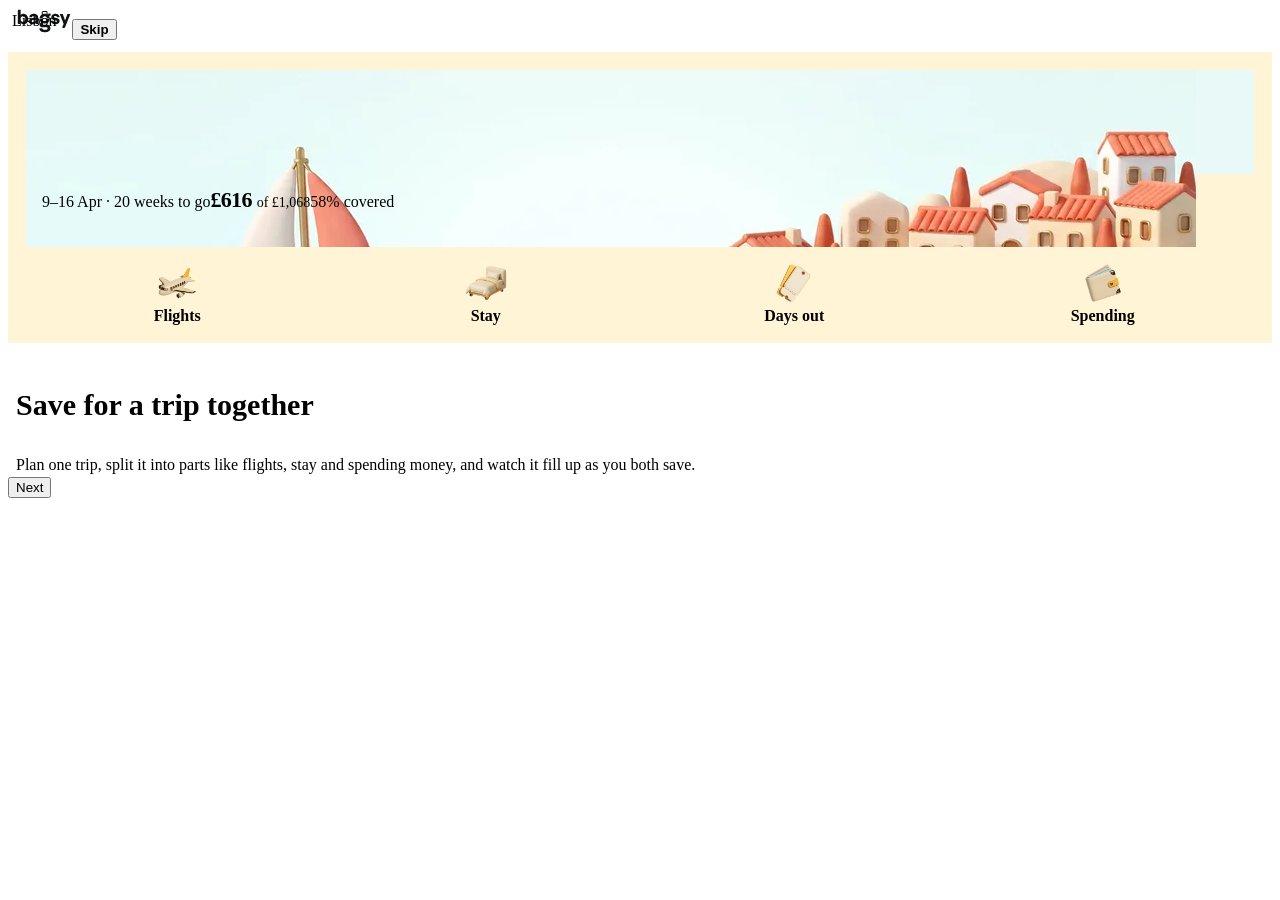
<file: index.tpl.html>
<!DOCTYPE html>
<html lang="en-GB">
<head>
<meta charset="utf-8">
<meta name="viewport" content="width=device-width, initial-scale=1, viewport-fit=cover">
<title>Bagsy</title>
<meta name="theme-color" content="#ECB54E">
<meta name="description" content="Save for a trip together. Each of you bagsies your part.">
<link rel="manifest" href="manifest.webmanifest">
<link rel="icon" type="image/png" sizes="192x192" href="icons/icon-192.png">
<link rel="apple-touch-icon" href="icons/apple-touch-icon.png">
<meta name="apple-mobile-web-app-capable" content="yes">
<meta name="mobile-web-app-capable" content="yes">
<meta name="apple-mobile-web-app-title" content="Bagsy">
<meta name="apple-mobile-web-app-status-bar-style" content="default">
<link rel="preconnect" href="https://fonts.googleapis.com">
<link href="https://fonts.googleapis.com/css2?family=Inter:wght@400;500;600;700&display=swap" rel="stylesheet">
<style>
/*STYLE*/
</style>
</head>
<body>
<div id="topbar" aria-hidden="true"></div>
<div class="phone" id="phone"><main class="scroll" id="view"></main><div id="chrome"></div><div id="layer"></div></div>
<script src="config.js"></script>
<script src="supabase.js"></script>
<script src="api.js"></script>
<script src="app.js"></script>
</body>
</html>
</file>
